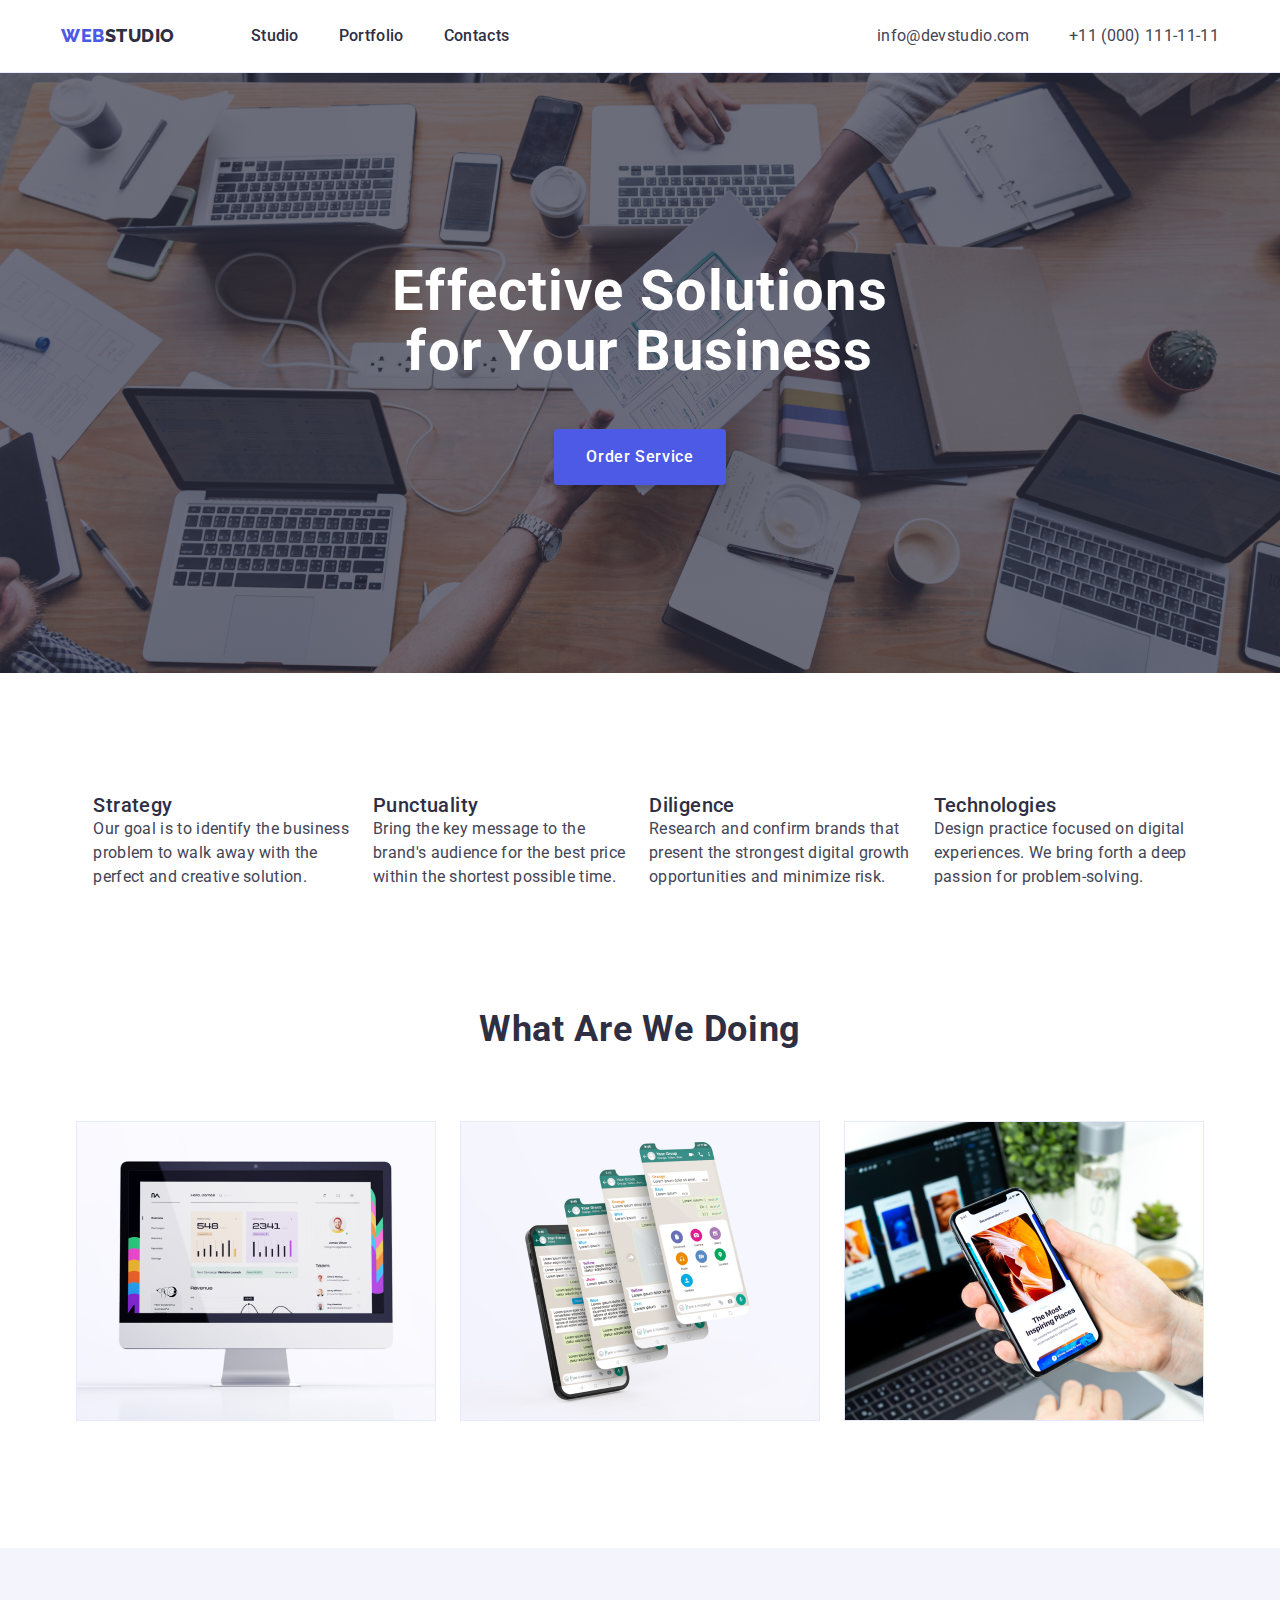
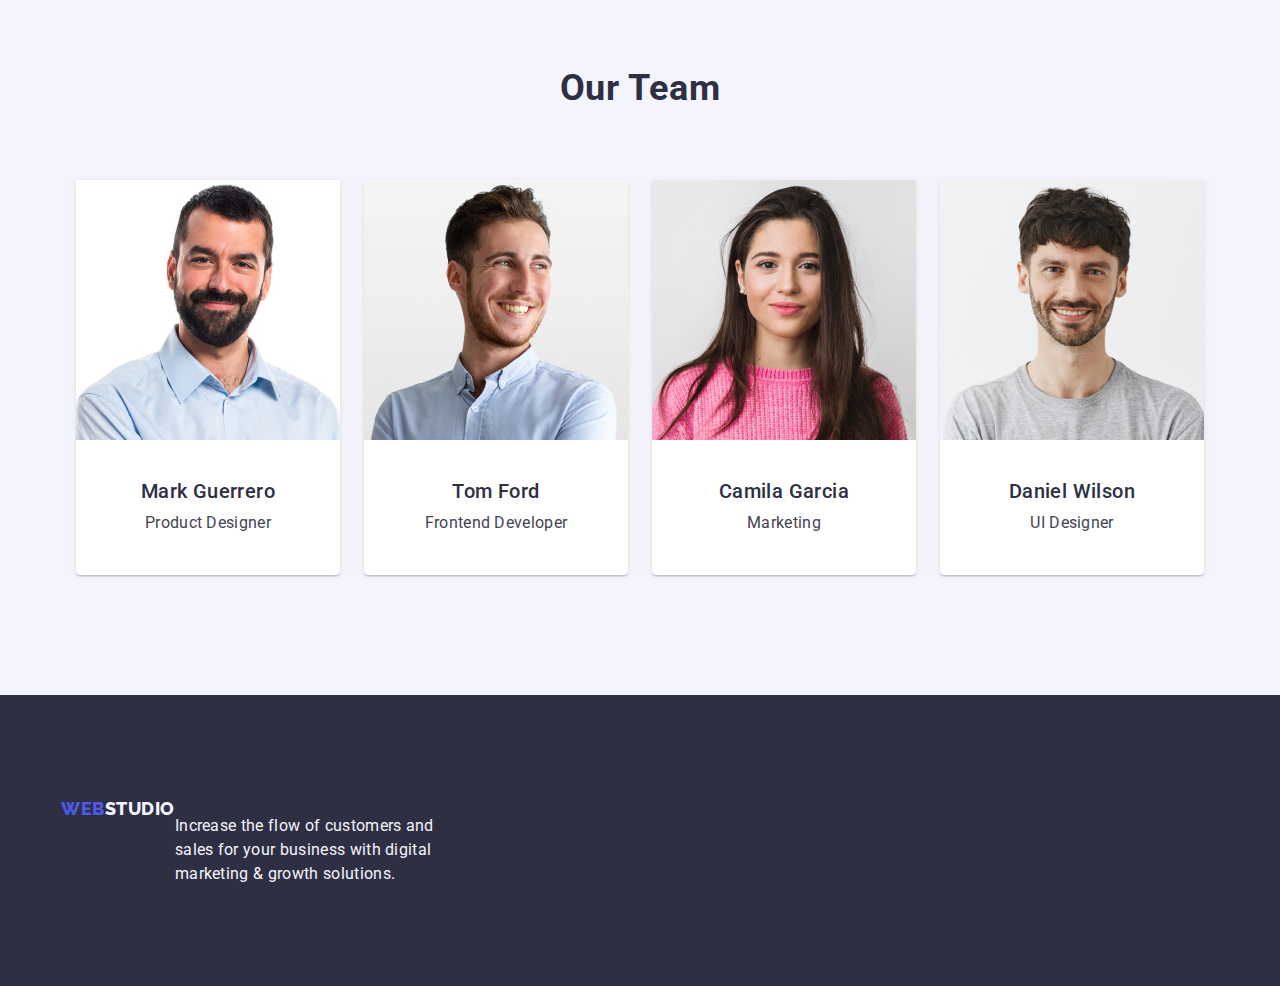
<file: index.html>
<!DOCTYPE html>
<html lang="en">
<head>
    <meta charset="UTF-8">
    <meta name="description" content="Provides digital and marketing growth solutions.">
    <title>Mateo, Ruby L.</title>
    <link rel="stylesheet" href="./css/modern-normalize.css" />
    <link rel="stylesheet" href="./css/style.css" />
        
    <link rel="preconnect" href="https://fonts.googleapis.com">
    <link rel="preconnect" href="https://fonts.gstatic.com" crossorigin>
    <link href="https://fonts.googleapis.com/css2?family=Raleway:wght@800&family=Roboto:wght@400;500;700;900&display=swap"
        rel="stylesheet">
</head>
<body>  
    <!-- Header Section -->
    <header class="header">
        <div class="container main-header-container">
            <nav class="nav">
                <!-- Logo -->
                <a href="/goit-markup-hw-03/" class ="header-logo link">
                    <span class="logo-web">Web</span><span class="logo-studio link">Studio</span>
                </a>
                <ul class="nav-list list">
                <!-- navigation -->
                    <li class ="nav-list-item">
                        <a class ="nav-list-item-link link" href="/goit-markup-hw-03/">Studio</a>
                    </li>
                    <li class ="nav-list-item">
                        <a class ="nav-list-item-link link" href="portfolio.html">Portfolio</a>
                    </li>
                    <li class ="nav-list-item">
                        <a class ="nav-list-item-link link" href="/goit-markup-hw-03/">Contacts</a>
                    </li>
                </ul>
            </nav>
            <!-- contact details -->
            <address class="address">
                <ul class="address-list list">
                    <li><a class ="address-list-item link" href="mailto:info@devstudio.com">info@devstudio.com</a></li>
                    <li><a class ="address-list-item link" href="tel:+11(000)111-11-11">+11 (000) 111-11-11</a></li>
                </ul>
            </address>
        </div>
    </header>
    <!-- Main Section -->
    <main class="main">
        <!-- Scrolls -->
        <section class="section-hero">
            <div class="container section-hero-main">
                <h1 class="hero-text">Effective Solutions<br>
                    for Your Business</h1>
                <button type="button" class="button main-button">
                    Order Service
                </button>
            </div>
        </section>
            <!-- Section1 -->
        <section class="section features">
            <div class="container section-container">
                <h2 hidden>Features</h2>
                <ul class="features-list list">
                    <li class="features-list-item">
                        <h3 class="features-items-title">Strategy</h3>
                        <p class="features-paragraph">Our goal is to identify the business<br>
                        problem to walk away with the<br>
                        perfect and creative solution.
                        </p>
                    </li>
                    <li class="features-list-item">
                        <h3 class="features-items-title">Punctuality</h3>
                        <p class="features-paragraph">Bring the key message to the<br>
                        brand's audience for the best price<br>
                        within the shortest possible time.
                        </p>
                    </li>
                    <li class="features-list-item">
                        <h3 class="features-items-title">Diligence</h3>
                        <p class="features-paragraph">Research and confirm brands that<br>
                        present the strongest digital growth<br>
                        opportunities and minimize risk.
                        </p>
                    </li>
                    <li class="features-list-item">
                        <h3 class="features-items-title">Technologies</h3>
                        <p class="features-paragraph">Design practice focused on digital<br>
                        experiences. We bring forth a deep<br>
                        passion for problem-solving.
                        </p>
                    </li>
                </ul>
            </div>
        </section>
        <!-- Section2 -->
        <section class="section-services">
            <div class="container section-no-top-padding">
                <h2 class="services-header section-title">What are we doing</h2>
                    <ul class="services-list list">
                        <li class="services-list-items"><img src="./images/pcdashboard.png" alt="picture of a computer showing dashboard" width="360"></li>
                        <li class="services-list-items"><img src="./images/mobile_screens.jpg" alt="picture of mobile screens" width="360"></li>
                        <li class="services-list-items"><img src="./images/holding_phone.jpg" alt="picture of a hand holding a cellphone" width="360"></li>
                    </ul>
            </div>
        </section>

        <!-- Section3 -->
        <section class="section team">
            <div class="container section-container">
                <h2 class="team-header section-title">Our Team</h2>
                    <ul class="team-list list">
                        <li class="team-list-items">
                            <img src="./images/mguerrero.jpg" alt="picture of Mark Guerrero" width="264">
                            <div class="team-details">
                                <h3 class="team-name">Mark Guerrero</h3>
                                <p class="team-role">Product Designer</p>
                            </div>
                        </li>
                        <li class="team-list-items">
                            <img src="./images/tford.jpg" alt="picture of Tom Ford" width="264">
                            <div class="team-details">
                                <h3 class="team-name">Tom Ford</h3>
                                <p class="team-role">Frontend Developer</p>
                            </div>
                        </li>
                        <li class="team-list-items">
                            <img src="./images/cgarcia.jpg" alt="picture of Camila Garcia" width="264">
                            <div class="team-details">
                                <h3 class="team-name">Camila Garcia</h3>
                                <p class="team-role">Marketing</p>
                            </div>
                        </li>
                        <li class="team-list-items">
                            <img src="./images/dwilson.jpg" alt="picture of Daniel Wilson" width="264">
                            <div class="team-details">
                                <h3 class="team-name">Daniel Wilson</h3>
                                <p class="team-role">UI Designer</p>
                            </div>
                        </li>
                    </ul>
            </div>
        </section>
    </main>
    <!-- Footer Section -->
    <footer class="footer">
        <div class="container section-footer">
            <!-- Logo -->
            <a class="footer-logo link" href="/goit-markup-hw-02/">
                <span class="footer-logo-web">web</span><span class="footer-logo-studio">studio</span>
            </a>
            <p class="footer-paragraph">Increase the flow of customers and<br>
                sales for your business with digital<br>
                marketing & growth solutions.</p>
        </div>
    </footer>
</body>
</html>
</file>
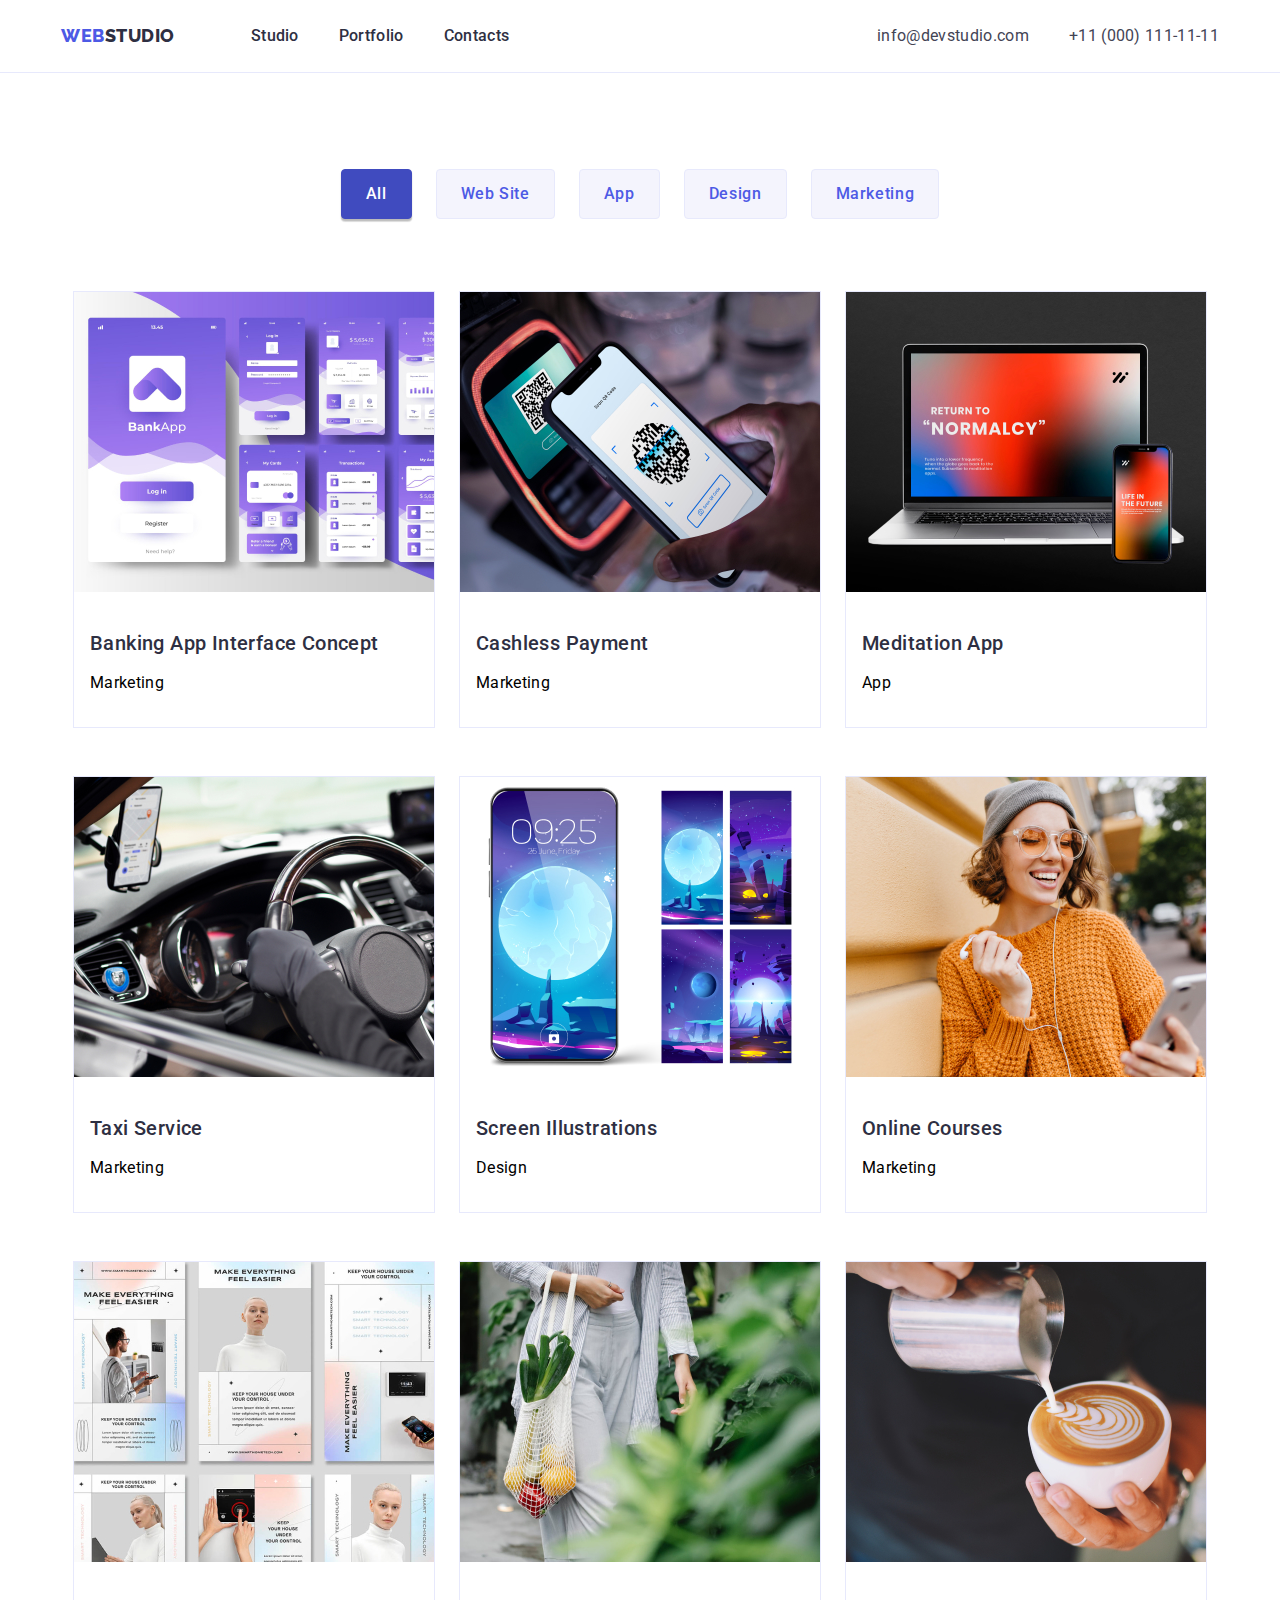
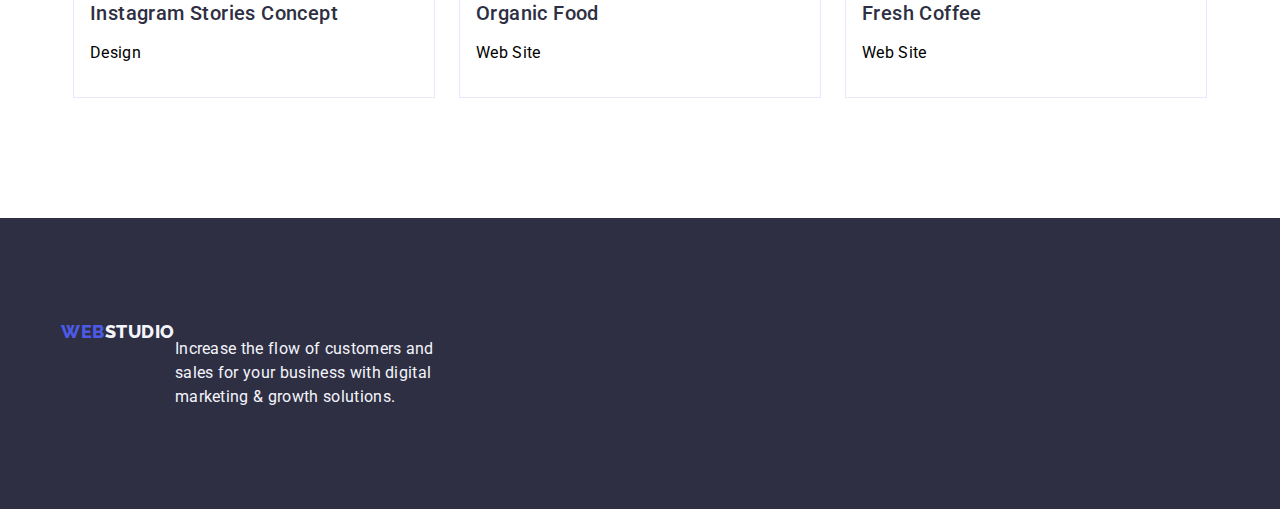
<file: portfolio.html>
<!DOCTYPE html>
<html lang="en">
<head>
    <meta charset="UTF-8">
    <meta name="description" content="Provides digital and marketing growth solutions.">
    <title>Mateo, Ruby L.</title>
    <link rel="stylesheet" href="./css/style.css" />

    <link rel="preconnect" href="https://fonts.googleapis.com">
    <link rel="preconnect" href="https://fonts.gstatic.com" crossorigin>
    <link href="https://fonts.googleapis.com/css2?family=Raleway:wght@800&family=Roboto:wght@400;500;700;900&display=swap"
        rel="stylesheet">
</head>
<body>
    <!-- Header Section -->
    <header class="header">
        <div class="container main-header-container">
            <nav class="nav">
                <!-- Logo -->
                <a href="/goit-markup-hw-03/" class="header-logo link">
                    <span class="logo-web">Web</span><span class="logo-studio">Studio</span>
                </a>
                <ul class="nav-list list">
                    <!-- navigation -->
                    <li class="nav-list-item">
                        <a class="nav-list-item-link link" href="/goit-markup-hw-03/">Studio</a>
                    </li>
                    <li class="nav-list-item">
                        <a class="nav-list-item-link link" href="portfolio.html">Portfolio</a>
                    </li>
                    <li class="nav-list-item">
                        <a class="nav-list-item-link link" href="/goit-markup-hw-03/">Contacts</a>
                    </li>
                </ul>
            </nav>
            <!-- contact details -->
            <address class="address">
                <ul class="address-list list">
                    <li><a class="address-list-item link" href="mailto:info@devstudio.com">info@devstudio.com</a></li>
                    <li><a class="address-list-item link" href="tel:+11(000)111-11-11">+11 (000) 111-11-11</a></li>
                </ul>
            </address>
        </div>
    </header>
    <!-- Main Section -->
    <main class="main-portfolio">
        
    <!-- filters -->
    <section class="section-filter">
        <div class="container filter-section">
            <h2 hidden>Features</h2>
            <ul class="filter-list list">
                <li class="filter-list-item">
                    <button class="filter-btn-active">
                            All
                    </button>
                </li>
                <li class="filter-list-item">
                    <button class="filter-btn">
                        Web Site
                    </button>
                </li>
                <li class="filter-list-item">
                    <button class="filter-btn">
                        App</button>
                </li>
                <li class="filter-list-item">
                    <button class="filter-btn">
                        Design
                    </button>
                </li>
                <li class="filter-list-item">
                    <button class="filter-btn">
                        Marketing
                    </button>
                </li>
            </ul>
        </div>
    </section>
    <section class="section-projects">
        <div class="container section-no-top-padding">
            <h2 hidden>Features</h2>
                    <ul class="projects-list list">
                        <li class="projects-list-item">
                            <img src="./images/bank_app.jpg" alt="photo of banking app" width="360">
                            <div class="project-details">
                                <h3 class="projects-item-title">Banking App Interface Concept</h3>
                                <p class="projects-item-category">Marketing</p>
                            </div>
                        </li>
                        <li class="projects-list-item">
                            <img src="./images/cashless_payment.jpg" alt="picture of QR code on a mobile phone" width="360">
                            <div class="project-details">
                                <h3 class="projects-item-title">Cashless Payment</h3>
                                <p class="projects-item-category">Marketing</p>
                            </div>
                        </li>
                        <li class="projects-list-item">
                            <img src="./images/meditation_app.jpg" alt="picture of QR code on a mobile phone" width="360">
                            <div class="project-details">
                                <h3 class="projects-item-title">Meditation App</h3>
                                <p class="projects-item-category">App</p>
                            </div>
                        </li>
                        <li class="projects-list-item">
                            <img src="./images/taxi_service.jpg" alt="picture of hand on steering wheel" width="360">
                            <div class="project-details">
                                <h3 class="projects-item-title">Taxi Service</h3>
                                <p class="projects-item-category">Marketing</p>
                            </div>
                        </li>
                        <li class="projects-list-item">
                            <img src="./images/screen_illustrations.jpg" alt="picture of QR code on a mobile phone" width="360">
                            <div class="project-details">
                                <h3 class="projects-item-title">Screen Illustrations</h3>
                                <p class="projects-item-category">Design</p>
                            </div>
                        </li>
                        <li class="projects-list-item">
                            <img src="./images/online_courses.jpg" alt="picture of QR code on a mobile phone" width="360">
                            <div class="project-details">
                                <h3 class="projects-item-title">Online Courses</h3>
                                <p class="projects-item-category">Marketing</p>
                            </div>
                        </li>
                        <li class="projects-list-item">
                            <img src="./images/instgram_stories.jpg" alt="picture of instagram concepts" width="360">
                            <div class="project-details">
                                <h3 class="projects-item-title">Instagram Stories Concept</h3>
                                <p class="projects-item-category">Design</p>
                            </div>
                        </li>
                        <li class="projects-list-item">
                            <img src="./images/organic_food.jpg" alt="picture of QR code on a mobile phone" width="360">
                            <div class="project-details">
                                <h3 class="projects-item-title">Organic Food</h3>
                                <p class="projects-item-category">Web Site</p>
                            </div>
                        </li>
                        <li class="projects-list-item">
                            <img src="./images/fresh_coffee.jpg" alt="picture of QR code on a mobile phone" width="360">
                            <div class="project-details">
                                <h3 class="projects-item-title">Fresh Coffee</h3>
                                <p class="projects-item-category">Web Site</p>
                            </div>
                        </li>
                    </ul>
        </div>
    </section> 
    </main>
    <!-- Footer Section -->
    <footer class="footer">
        <div class="container section-footer">
            <!-- Logo -->
            <a class="footer-logo link" href="/goit-markup-hw-02/">
                <span class="footer-logo-web">web</span><span class="footer-logo-studio">studio</span>
            </a>
            <p class="footer-paragraph">Increase the flow of customers and<br>
                sales for your business with digital<br>
                marketing & growth solutions.</p>
        </div>
    </footer>
</body> 
</html>
</file>
<file: css/style.css>
:root {
  --slate: #434455;
  --light_slate: #8e8f99;
  --navyblue: #2e2f42;
  --iris: #4d5ae5;
  --ocean: #404bbf;
  --green: #31d0aa;
  --white: #fff;
  --cloud: #f4f4fd;
  --cornflower: #e7e9fc;
}

* {
  margin: 0;
  padding: 0;
  box-sizing: border-box;
}

h1,
h2,
h3,
h4,
h5,
h6,
p,
ul {
  margin: 0;
  padding: 0;
}

body {
  font-family: "Roboto", sans-serif;
  font-size: 16px;
  line-height: 24px;
  letter-spacing: 0.32px;
}

.container {
  margin: 0 auto;
  width: 1158px;
}

.list {
  list-style: none;
}

.link {
  text-decoration: none;
}

.header {
  flex-shrink: 0;
  border-bottom: 1px solid var(--cornflower);
  background: var(--white);
  display: flex;
  justify-content: center;
  align-items: center;
  flex-shrink: 0;
  padding: 24px 0;
}

.main-header-container {
  display: flex;
  justify-content: space-between;
}

.nav {
  display: inline-flex;
  gap: 76px;
}

.header-logo {
  font-family: "Raleway";
  font-size: 18px;
  font-weight: 800;
  text-transform: uppercase;
}

.logo-web {
  color: var(--iris);
  line-height: 21px;
  letter-spacing: 0.54px;
  display: inline-flex;
}

.logo-studio {
  color: var(--navyblue);
  line-height: 21px;
  letter-spacing: 0.54px;
}

.nav-list {
  display: flex;
  gap: 40px;
}

.nav-list-item-link {
  color: var(--navyblue);
  font-weight: 500;
  line-height: 24px;
  letter-spacing: 0.32px;
}

.nav-list-item-link:hover {
  color: var(--ocean);
}

.nav-list-item-link-active {
  color: var(--ocean);
}

.address-list {
  font-style: normal;
  display: inline-flex;
  gap: 40px;
}

.address-list-item {
  color: var(--slate);
  line-height: 24px; /* 150% */
  letter-spacing: 0.32px;
}

.address-list-item:hover {
  color: var(--ocean);
}

.section-hero {
  text-align: center;
  padding-top: 188px;
  padding-bottom: 188px;
  background-image: linear-gradient(
      rgba(46, 47, 66, 0.7),
      rgba(46, 47, 66, 0.7)
    ),
    url(../images/hero_img.png);
  background-repeat: no-repeat;
  background-position: center;
  background-size: 1440px;
  background-color: var(--navyblue);
}

.hero-text {
  text-align: center;
  color: var(--white);
  font-size: 56px;
  line-height: 60px;
  letter-spacing: 1.12px;
  margin-bottom: 48px;
}

.button.main-button {
  outline: none;
  border: unset;
  cursor: pointer;
  align-items: flex-start;
  gap: 10px;
  border-radius: 4px;
  background: var(--iris);
  box-shadow: 0px 4px 4px 0px rgba(0, 0, 0, 0.15);
}

.main-button {
  padding: 16px 32px;
  font-size: 16px;
  font-weight: 500;
  line-height: 24px;
  letter-spacing: 0.64px;
  color: var(--white);
  font-family: inherit;
  display: inline-flex;
}

.main-button:hover {
  background-color: var(--ocean);
}

.section {
  padding-top: 120px;
  padding-bottom: 120px;
}

.section-services {
  padding-bottom: 120px;
}

.features-list {
  display: flex;
  justify-content: center;
  gap: 24px;
}

.features-icon {
  width: 264px;
  height: 112px;
  flex-shrink: 0;
  border-radius: 4px;
  background: var(--cloud);
  padding: 24px 100px;
}

.features-items-title {
  color: var(--navyblue);
  font-size: 20px;
  font-weight: 500;
  line-height: 24px;
  letter-spacing: 0.4px;
}

.features-paragraph {
  color: var(--slate);
  line-height: 24px;
  letter-spacing: 0.32px;
  font-size: 16px;
}

.section-title {
  margin-bottom: 72px;
}

.services-list {
  display: flex;
  justify-content: center;
  gap: 24px;
}

.section-title {
  text-transform: capitalize;
  text-align: center;
  font-size: 36px;
  color: var(--navyblue);
  line-height: 40px;
  letter-spacing: 0.72px;
}

.team {
  background-color: var(--cloud);
}

.team-list {
  display: flex;
  justify-content: center;
  gap: 24px;
}

.team-item-image {
  display: block;
}

.team-list-items {
  border-radius: 0px 0px 4px 4px;
  background: var(--white);
  box-shadow: 0px 2px 1px 0px rgba(46, 47, 66, 0.08),
    0px 1px 1px 0px rgba(46, 47, 66, 0.16),
    0px 1px 6px 0px rgba(46, 47, 66, 0.08);
  height: 100%;
}

.team-header {
  text-transform: capitalize;
  text-align: center;
  font-size: 36px;
  color: var(--navyblue);
  line-height: 40px;
  letter-spacing: 0.72px;
}

.team-details {
  padding: 32px 0;
}

.team-name {
  text-align: center;
  font-size: 20px;
  font-weight: 500;
  color: var(--navyblue);
  line-height: 24px;
  letter-spacing: 0.4px;
  margin-bottom: 8px;
}

.team-role {
  text-align: center;
  color: var(--slate);
  line-height: 24px;
  letter-spacing: 0.32px;
  margin-top: 8px;
  margin-bottom: 8px;
}

.socmed-links {
  display: flex;
  align-items: center;
  column-gap: 24px;
  justify-content: center;
}

.socmed-link {
  display: flex;
  width: 40px;
  height: 40px;
  justify-content: center;
  align-items: center;
  border-radius: 40px;
  background-color: var(--iris);
}

.socmed-link:hover {
  background-color: var(--ocean);
}

.socmed-icon {
  fill: var(--cloud);
}

.customer-list {
  display: flex;
  justify-content: center;
  gap: 24px;
}

.customer-list-items {
  padding: 16px 32px;
  border-radius: 4px;
  border: 1px solid var(--light_slate);
}

.customer-list-items:hover {
  border: 1px solid var(--iris);
}

.customer-icon {
  fill: var(--light_slate);
  width: 104px;
  height: 56px;
  flex-shrink: 0;
}

.customer-icon:hover {
  fill: var(--iris);
}

.footer {
  background-color: var(--navyblue);
  flex-shrink: 0;
  padding-top: 101.5px;
  padding-bottom: 100px;
  display: flex;
  justify-content: center;
}

.section-footer {
  display: flex;
}
.paragraph-container {
  display: flex;
  flex-direction: column;
  justify-content: left;
}

.socmed-container {
  display: flex;
  flex-direction: column;
  justify-content:left;
  align-items: left;
}

.footer-logo {
  font-family: "Raleway";
  font-size: 18px;
  font-weight: 800;
  text-transform: uppercase;
}

.footer-logo-web {
  color: var(--iris);
  line-height: 21px;
  letter-spacing: 0.54px;
}

.footer-logo-studio {
  color: var(--cloud);
  line-height: 21px;
  letter-spacing: 0.54px;
}

.footer-paragraph {
  color: var(--cloud);
  line-height: 24px;
  letter-spacing: 0.32px;
  margin-top: 17.5px;
}

.footer-socmed-header {
  font-weight: 500;
  line-height: 24px;
  letter-spacing: 0.32px;
  color: var(--white);
  margin-bottom: 16px;
}

.footer-socmed-links {
  display: flex;
  align-items: center;
  column-gap: 16px;
}

.footer-socmed-link {
  display: flex;
  width: 40px;
  height: 40px;
  justify-content: center;
  align-items: center;
  border-radius: 40px;
  background-color: var(--iris);
}

.footer-socmed-link:hover {
  background-color: var(--green);
}

.container-filter {
  padding-top: 96px;
  padding-bottom: 72px;
}

.filter-list {
  display: flex;
  align-items: flex-start;
  justify-content: center;
  gap: 24px;
  padding-top: 96px;
  padding-bottom: 72px;
}

.filter-btn-active {
  display: flex;
  justify-content: center;
  align-items: center;
  border-radius: 4px;
  border: 1px solid var(--ocean);
  background: var(--ocean);
  padding: 12px 24px;
  color: var(--white);
  line-height: 24px;
  letter-spacing: 0.64px;
  font-size: 16px;
  font-weight: 500;
  font-family: inherit;
  box-shadow: 0px 2px 2px 0px rgba(0, 0, 0, 0.12),
    0px 2px 1px 0px rgba(0, 0, 0, 0.08), 0px 3px 1px 0px rgba(0, 0, 0, 0.1);
}

.filter-btn-active:hover {
  cursor: pointer;
  border-color: var(--ocean);
  box-shadow: 0px 2px 2px 0px rgba(0, 0, 0, 0.12),
    0px 2px 1px 0px rgba(0, 0, 0, 0.08), 0px 3px 1px 0px rgba(0, 0, 0, 0.1);
}

.filter-btn {
  display: flex;
  justify-content: center;
  align-items: center;
  border-radius: 4px;
  border: 1px solid var(--cornflower);
  background: var(--cloud);
  padding: 12px 24px;
  line-height: 24px;
  letter-spacing: 0.64px;
  font-family: inherit;
  color: var(--iris);
  font-size: 16px;
  font-weight: 500;
}

.filter-btn:hover {
  cursor: pointer;
  background-color: var(--ocean);
  color: var(--white);
  border-color: var(--ocean);
  box-shadow: 0px 2px 2px 0px rgba(0, 0, 0, 0.12),
    0px 2px 1px 0px rgba(0, 0, 0, 0.08), 0px 3px 1px 0px rgba(0, 0, 0, 0.1);
}

.section-projects {
  padding-bottom: 120px;
}

.projects-list {
  display: flex;
  justify-content: center;
  flex-wrap: wrap;
  flex-basis: calc((100%3 - 24px) / 3);
  column-gap: 24px;
  row-gap: 48px;
}

.projects-list-item {
  border: 1px solid var(--cornflower);
  background: var(--white);
}

.project-details {
  padding: 32px 16px;
}

.projects-item-title {
  color: var(--navyblue);
  font-size: 20px;
  font-weight: 500;
  line-height: 24px;
  letter-spacing: 0.4px;
  margin-bottom: 16px;
}

.category {
  color: var(--slate);
  line-height: 24px;
  letter-spacing: 0.32px;
}
</file>
